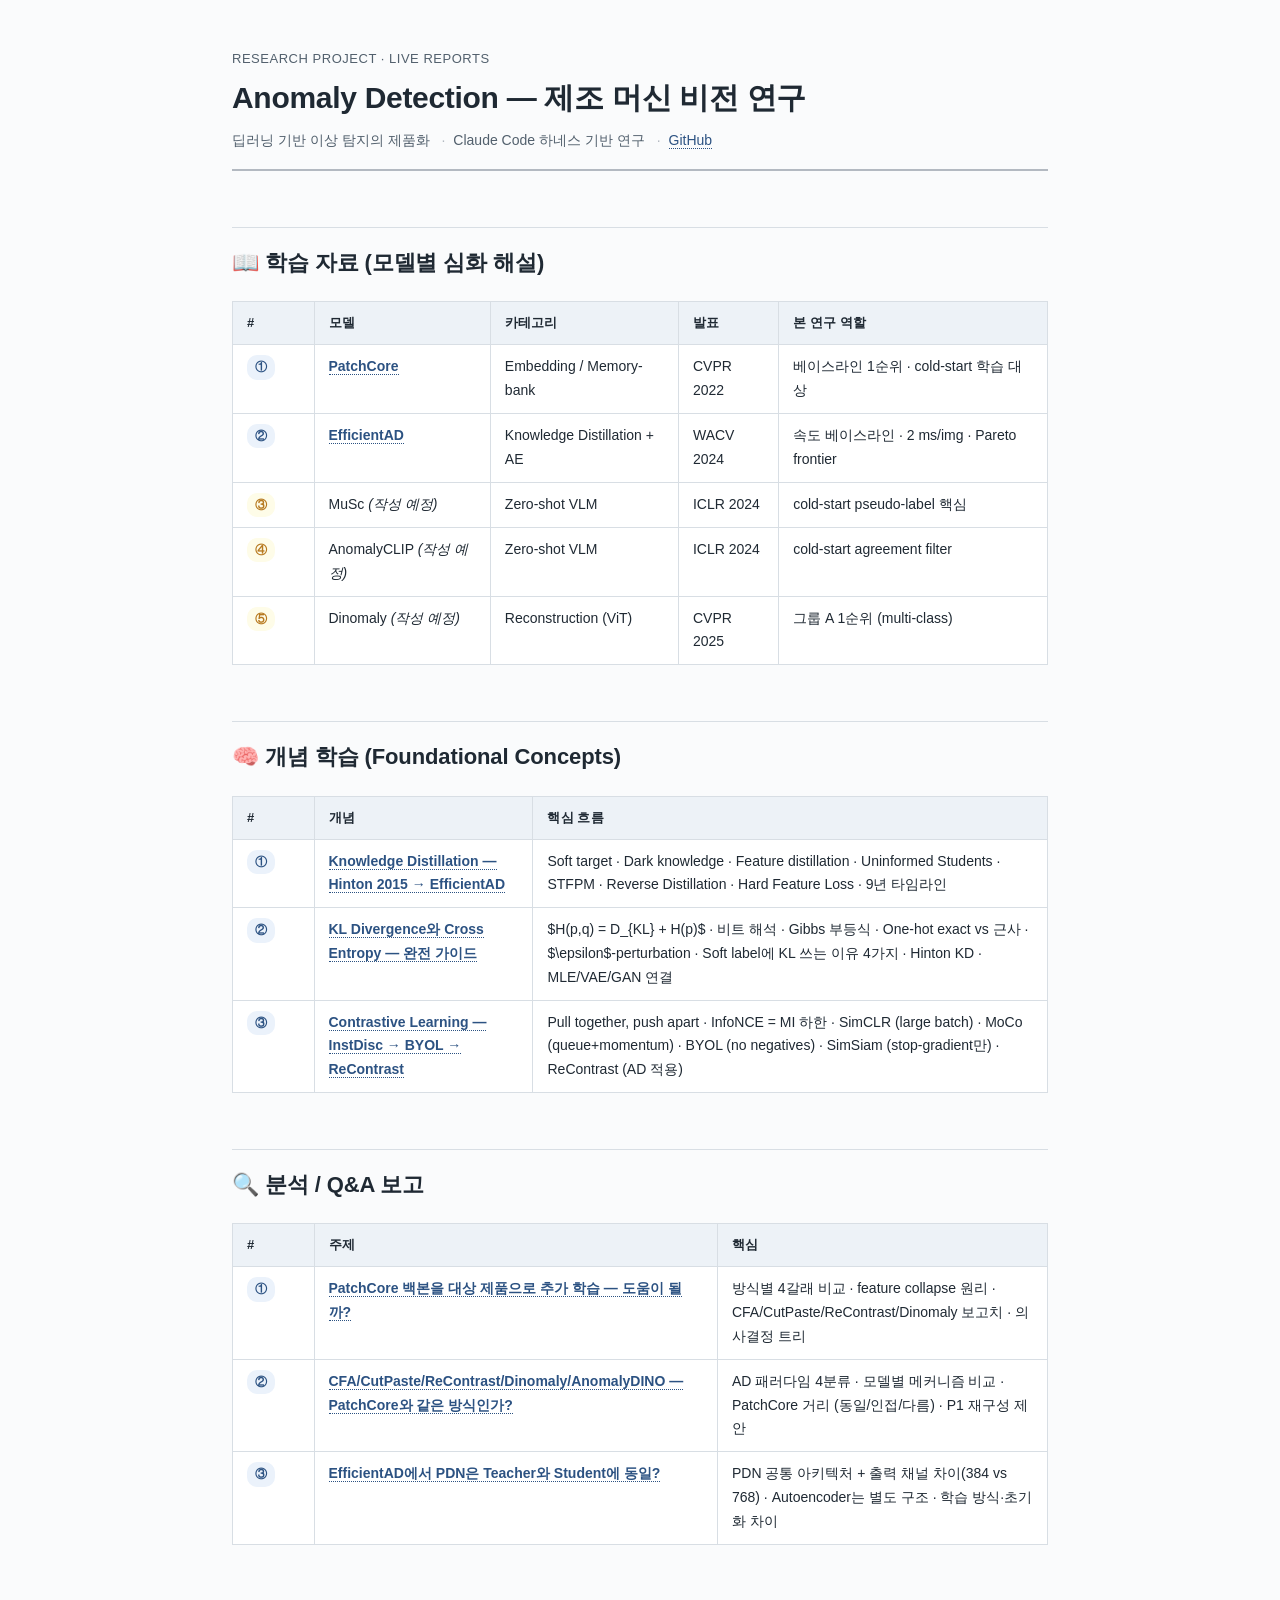
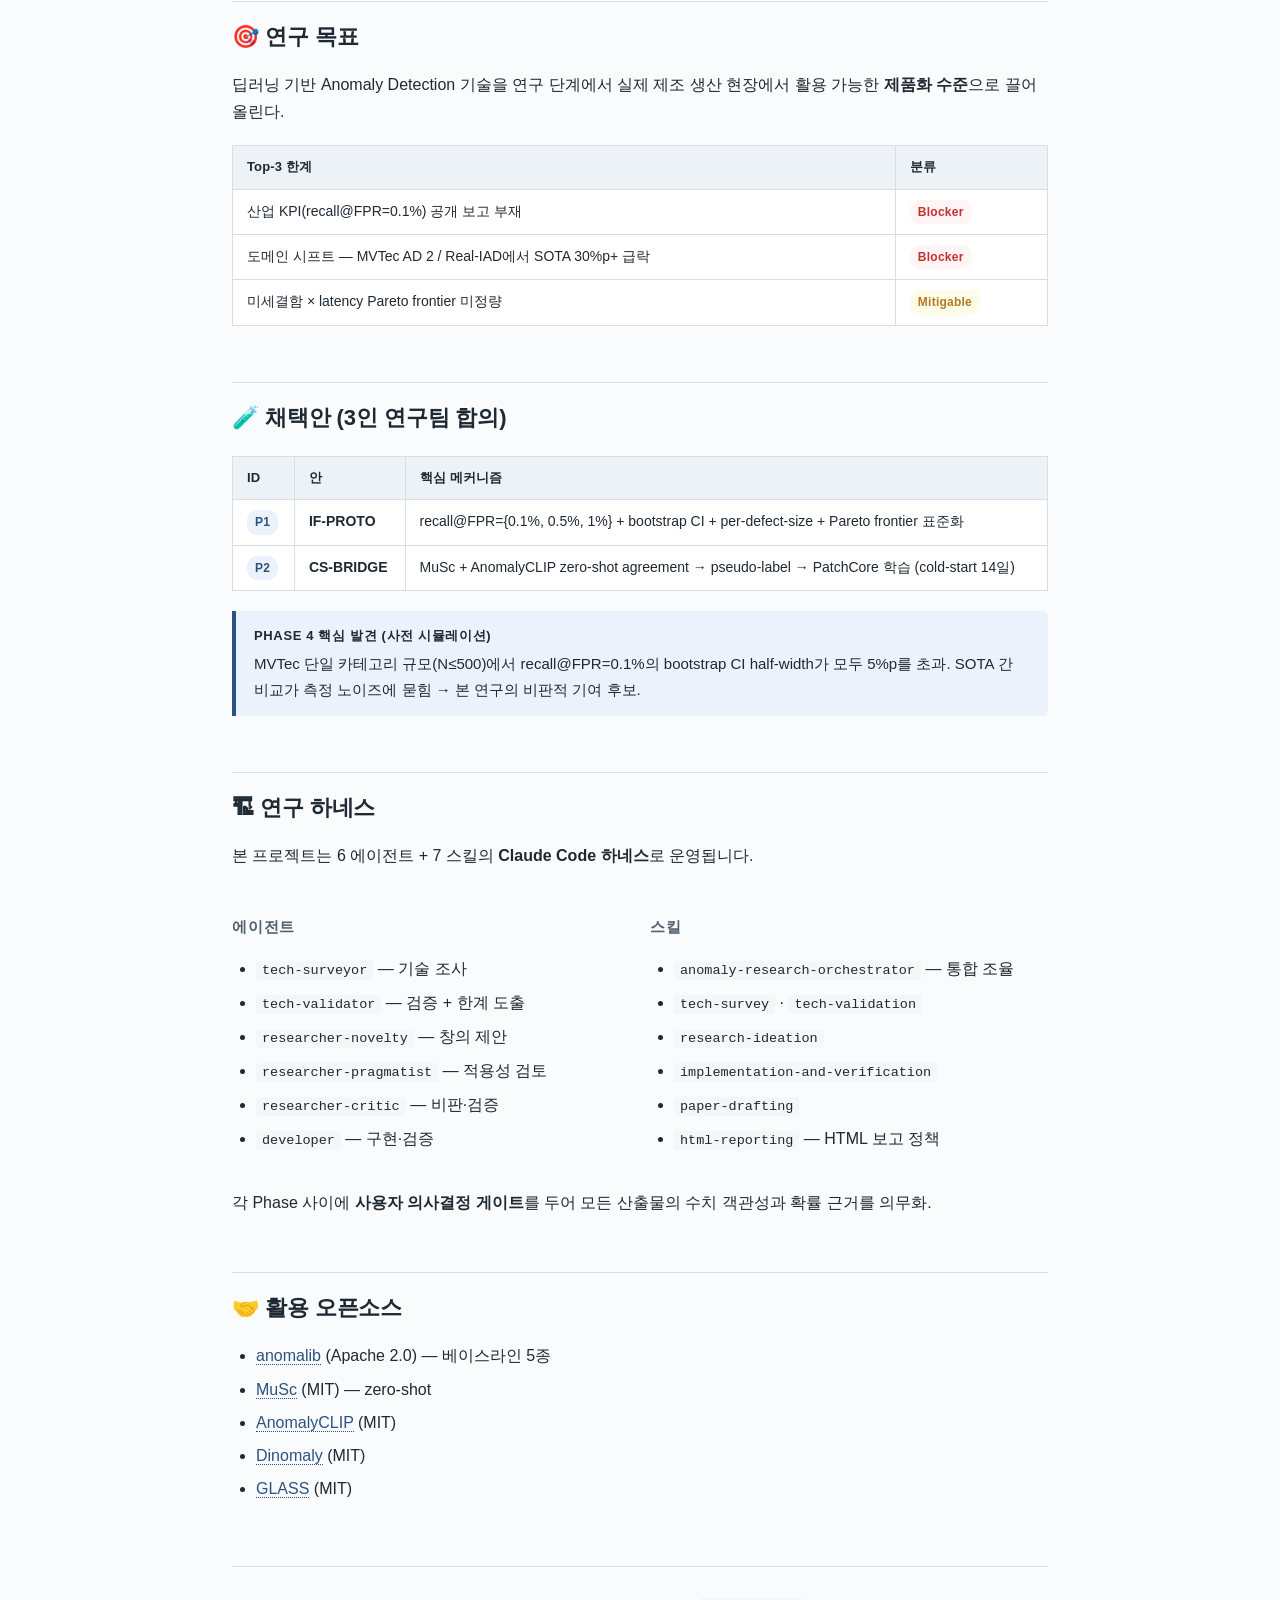
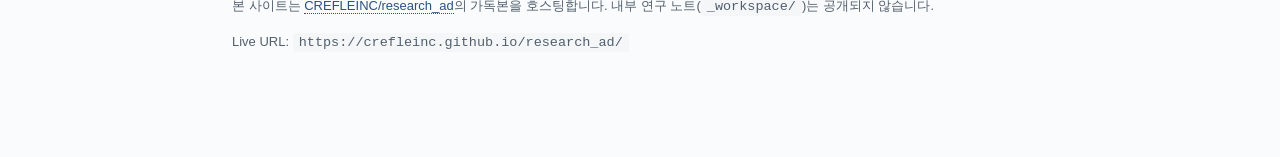
<file: index.html>
<!DOCTYPE html>
<html lang="ko">
<head>
<meta charset="UTF-8">
<title>Anomaly Detection — 제조 머신 비전 연구</title>
<link rel="stylesheet" href="reports/_assets/base.css">
</head>
<body>
<main>

<header class="doc-header">
  <div class="crumb">Research Project · Live Reports</div>
  <h1>Anomaly Detection — 제조 머신 비전 연구</h1>
  <div class="meta">
    <span>딥러닝 기반 이상 탐지의 제품화</span>
    <span>Claude Code 하네스 기반 연구</span>
    <span><a href="https://github.com/CREFLEINC/research_ad">GitHub</a></span>
  </div>
</header>

<section>
<h2>📖 학습 자료 (모델별 심화 해설)</h2>

<table>
<thead><tr><th style="width:10%">#</th><th>모델</th><th>카테고리</th><th>발표</th><th>본 연구 역할</th></tr></thead>
<tbody>
<tr>
  <td><span class="tag">①</span></td>
  <td><a href="reports/learning/01_patchcore.html"><strong>PatchCore</strong></a></td>
  <td>Embedding / Memory-bank</td>
  <td>CVPR 2022</td>
  <td>베이스라인 1순위 · cold-start 학습 대상</td>
</tr>
<tr>
  <td><span class="tag">②</span></td>
  <td><a href="reports/learning/02_efficient_ad.html"><strong>EfficientAD</strong></a></td>
  <td>Knowledge Distillation + AE</td>
  <td>WACV 2024</td>
  <td>속도 베이스라인 · 2 ms/img · Pareto frontier</td>
</tr>
<tr>
  <td><span class="tag warn">③</span></td>
  <td>MuSc <em>(작성 예정)</em></td>
  <td>Zero-shot VLM</td>
  <td>ICLR 2024</td>
  <td>cold-start pseudo-label 핵심</td>
</tr>
<tr>
  <td><span class="tag warn">④</span></td>
  <td>AnomalyCLIP <em>(작성 예정)</em></td>
  <td>Zero-shot VLM</td>
  <td>ICLR 2024</td>
  <td>cold-start agreement filter</td>
</tr>
<tr>
  <td><span class="tag warn">⑤</span></td>
  <td>Dinomaly <em>(작성 예정)</em></td>
  <td>Reconstruction (ViT)</td>
  <td>CVPR 2025</td>
  <td>그룹 A 1순위 (multi-class)</td>
</tr>
</tbody>
</table>
</section>

<section>
<h2>🧠 개념 학습 (Foundational Concepts)</h2>

<table>
<thead><tr><th style="width:10%">#</th><th>개념</th><th>핵심 흐름</th></tr></thead>
<tbody>
<tr>
  <td><span class="tag">①</span></td>
  <td><a href="reports/concepts/01_knowledge_distillation.html"><strong>Knowledge Distillation — Hinton 2015 → EfficientAD</strong></a></td>
  <td>Soft target · Dark knowledge · Feature distillation · Uninformed Students · STFPM · Reverse Distillation · Hard Feature Loss · 9년 타임라인</td>
</tr>
<tr>
  <td><span class="tag">②</span></td>
  <td><a href="reports/concepts/02_kl_and_cross_entropy.html"><strong>KL Divergence와 Cross Entropy — 완전 가이드</strong></a></td>
  <td>$H(p,q) = D_{KL} + H(p)$ · 비트 해석 · Gibbs 부등식 · One-hot exact vs 근사 · $\epsilon$-perturbation · Soft label에 KL 쓰는 이유 4가지 · Hinton KD · MLE/VAE/GAN 연결</td>
</tr>
<tr>
  <td><span class="tag">③</span></td>
  <td><a href="reports/concepts/03_contrastive_learning.html"><strong>Contrastive Learning — InstDisc → BYOL → ReContrast</strong></a></td>
  <td>Pull together, push apart · InfoNCE = MI 하한 · SimCLR (large batch) · MoCo (queue+momentum) · BYOL (no negatives) · SimSiam (stop-gradient만) · ReContrast (AD 적용)</td>
</tr>
</tbody>
</table>
</section>

<section>
<h2>🔍 분석 / Q&amp;A 보고</h2>

<table>
<thead><tr><th style="width:10%">#</th><th>주제</th><th>핵심</th></tr></thead>
<tbody>
<tr>
  <td><span class="tag">①</span></td>
  <td><a href="reports/qna/01_patchcore_backbone_adaptation.html"><strong>PatchCore 백본을 대상 제품으로 추가 학습 — 도움이 될까?</strong></a></td>
  <td>방식별 4갈래 비교 · feature collapse 원리 · CFA/CutPaste/ReContrast/Dinomaly 보고치 · 의사결정 트리</td>
</tr>
<tr>
  <td><span class="tag">②</span></td>
  <td><a href="reports/qna/02_paradigm_comparison.html"><strong>CFA/CutPaste/ReContrast/Dinomaly/AnomalyDINO — PatchCore와 같은 방식인가?</strong></a></td>
  <td>AD 패러다임 4분류 · 모델별 메커니즘 비교 · PatchCore 거리 (동일/인접/다름) · P1 재구성 제안</td>
</tr>
<tr>
  <td><span class="tag">③</span></td>
  <td><a href="reports/qna/03_efficient_ad_pdn_clarification.html"><strong>EfficientAD에서 PDN은 Teacher와 Student에 동일?</strong></a></td>
  <td>PDN 공통 아키텍처 + 출력 채널 차이(384 vs 768) · Autoencoder는 별도 구조 · 학습 방식·초기화 차이</td>
</tr>
</tbody>
</table>
</section>

<section>
<h2>🎯 연구 목표</h2>

<p>딥러닝 기반 Anomaly Detection 기술을 연구 단계에서 실제 제조 생산 현장에서 활용 가능한 <strong>제품화 수준</strong>으로 끌어올린다.</p>

<table>
<thead><tr><th>Top-3 한계</th><th>분류</th></tr></thead>
<tbody>
<tr><td>산업 KPI(recall@FPR=0.1%) 공개 보고 부재</td><td><span class="tag danger">Blocker</span></td></tr>
<tr><td>도메인 시프트 — MVTec AD 2 / Real-IAD에서 SOTA 30%p+ 급락</td><td><span class="tag danger">Blocker</span></td></tr>
<tr><td>미세결함 × latency Pareto frontier 미정량</td><td><span class="tag warn">Mitigable</span></td></tr>
</tbody>
</table>
</section>

<section>
<h2>🧪 채택안 (3인 연구팀 합의)</h2>

<table>
<thead><tr><th>ID</th><th>안</th><th>핵심 메커니즘</th></tr></thead>
<tbody>
<tr>
  <td><span class="tag">P1</span></td>
  <td><strong>IF-PROTO</strong></td>
  <td>recall@FPR={0.1%, 0.5%, 1%} + bootstrap CI + per-defect-size + Pareto frontier 표준화</td>
</tr>
<tr>
  <td><span class="tag">P2</span></td>
  <td><strong>CS-BRIDGE</strong></td>
  <td>MuSc + AnomalyCLIP zero-shot agreement → pseudo-label → PatchCore 학습 (cold-start 14일)</td>
</tr>
</tbody>
</table>

<div class="callout">
<span class="label">Phase 4 핵심 발견 (사전 시뮬레이션)</span>
MVTec 단일 카테고리 규모(N≤500)에서 recall@FPR=0.1%의 bootstrap CI half-width가 모두 5%p를 초과. SOTA 간 비교가 측정 노이즈에 묻힘 → 본 연구의 비판적 기여 후보.
</div>
</section>

<section>
<h2>🏗 연구 하네스</h2>

<p>본 프로젝트는 6 에이전트 + 7 스킬의 <strong>Claude Code 하네스</strong>로 운영됩니다.</p>

<div class="cols">
<div>
<h4>에이전트</h4>
<ul>
<li><code>tech-surveyor</code> — 기술 조사</li>
<li><code>tech-validator</code> — 검증 + 한계 도출</li>
<li><code>researcher-novelty</code> — 창의 제안</li>
<li><code>researcher-pragmatist</code> — 적용성 검토</li>
<li><code>researcher-critic</code> — 비판·검증</li>
<li><code>developer</code> — 구현·검증</li>
</ul>
</div>
<div>
<h4>스킬</h4>
<ul>
<li><code>anomaly-research-orchestrator</code> — 통합 조율</li>
<li><code>tech-survey</code> · <code>tech-validation</code></li>
<li><code>research-ideation</code></li>
<li><code>implementation-and-verification</code></li>
<li><code>paper-drafting</code></li>
<li><code>html-reporting</code> — HTML 보고 정책</li>
</ul>
</div>
</div>

<p>각 Phase 사이에 <strong>사용자 의사결정 게이트</strong>를 두어 모든 산출물의 수치 객관성과 확률 근거를 의무화.</p>
</section>

<section>
<h2>🤝 활용 오픈소스</h2>

<ul>
<li><a href="https://github.com/openvinotoolkit/anomalib">anomalib</a> (Apache 2.0) — 베이스라인 5종</li>
<li><a href="https://github.com/xrli-U/MuSc">MuSc</a> (MIT) — zero-shot</li>
<li><a href="https://github.com/zqhang/AnomalyCLIP">AnomalyCLIP</a> (MIT)</li>
<li><a href="https://github.com/guojiajeremy/Dinomaly">Dinomaly</a> (MIT)</li>
<li><a href="https://github.com/cqylunlun/GLASS">GLASS</a> (MIT)</li>
</ul>
</section>

<footer class="doc-footer">
<p>본 사이트는 <a href="https://github.com/CREFLEINC/research_ad">CREFLEINC/research_ad</a>의 가독본을 호스팅합니다. 내부 연구 노트(<code>_workspace/</code>)는 공개되지 않습니다.</p>
<p>Live URL: <code>https://crefleinc.github.io/research_ad/</code></p>
</footer>

</main>
</body>
</html>
</file>
<file: reports/_assets/base.css>
/* Anomaly Detection 연구 — 공통 HTML 리포트 스타일 */

:root {
  --fg: #1f2933;
  --fg-muted: #52606d;
  --bg: #fafbfc;
  --bg-elev: #ffffff;
  --border: #d8dee4;
  --border-strong: #b3b9c1;
  --accent: #2c5282;
  --accent-light: #ebf2fb;
  --code-bg: #f4f6f8;
  --table-header: #edf2f7;
  --warn: #b7791f;
  --warn-bg: #fefce8;
  --danger: #c53030;
  --danger-bg: #fff5f5;
  --ok: #2f855a;
  --ok-bg: #f0fff4;
  --font-sans: -apple-system, BlinkMacSystemFont, "Pretendard", "Noto Sans KR", "Apple SD Gothic Neo", sans-serif;
  --font-mono: "SF Mono", "Menlo", "JetBrains Mono", "Consolas", monospace;
}

* { box-sizing: border-box; }

html, body {
  margin: 0;
  padding: 0;
  background: var(--bg);
  color: var(--fg);
  font-family: var(--font-sans);
  font-size: 16px;
  line-height: 1.7;
  -webkit-font-smoothing: antialiased;
}

main {
  max-width: 880px;
  margin: 0 auto;
  padding: 48px 32px 96px;
}

/* Header / breadcrumb */
header.doc-header {
  border-bottom: 2px solid var(--border-strong);
  padding-bottom: 16px;
  margin-bottom: 32px;
}

header.doc-header .crumb {
  font-size: 13px;
  color: var(--fg-muted);
  letter-spacing: 0.04em;
  text-transform: uppercase;
  margin-bottom: 8px;
}

header.doc-header h1 {
  margin: 0;
  font-size: 30px;
  line-height: 1.3;
  letter-spacing: -0.01em;
}

header.doc-header .meta {
  margin-top: 12px;
  font-size: 14px;
  color: var(--fg-muted);
}

header.doc-header .meta span + span::before {
  content: "·";
  margin: 0 8px;
  color: var(--border-strong);
}

/* Section structure */
h2 {
  font-size: 22px;
  margin: 56px 0 16px;
  padding-top: 16px;
  border-top: 1px solid var(--border);
  letter-spacing: -0.005em;
}

h3 {
  font-size: 18px;
  margin: 32px 0 12px;
  color: var(--fg);
}

h4 {
  font-size: 15px;
  margin: 24px 0 8px;
  color: var(--fg-muted);
  text-transform: uppercase;
  letter-spacing: 0.05em;
}

p { margin: 12px 0; }

a { color: var(--accent); text-decoration: none; border-bottom: 1px dotted var(--accent); }
a:hover { border-bottom-style: solid; }

/* Lists */
ul, ol { padding-left: 24px; }
li { margin: 6px 0; }

/* Tables */
table {
  border-collapse: collapse;
  width: 100%;
  margin: 20px 0;
  font-size: 14px;
  background: var(--bg-elev);
}

th, td {
  border: 1px solid var(--border);
  padding: 10px 14px;
  text-align: left;
  vertical-align: top;
}

th {
  background: var(--table-header);
  font-weight: 600;
  font-size: 13px;
  letter-spacing: 0.01em;
}

td.num, th.num { text-align: right; font-variant-numeric: tabular-nums; }
td.center, th.center { text-align: center; }

/* Code */
code {
  font-family: var(--font-mono);
  font-size: 13.5px;
  background: var(--code-bg);
  padding: 2px 6px;
  border-radius: 3px;
}

pre {
  background: var(--code-bg);
  border: 1px solid var(--border);
  border-radius: 6px;
  padding: 16px 20px;
  overflow-x: auto;
  font-family: var(--font-mono);
  font-size: 13px;
  line-height: 1.55;
  margin: 16px 0;
}

pre code {
  background: none;
  padding: 0;
  font-size: 13px;
}

/* Callout boxes */
.callout {
  border-left: 4px solid var(--accent);
  background: var(--accent-light);
  padding: 14px 18px;
  margin: 20px 0;
  border-radius: 0 6px 6px 0;
  font-size: 15px;
}

.callout.warn {
  border-left-color: var(--warn);
  background: var(--warn-bg);
}

.callout.danger {
  border-left-color: var(--danger);
  background: var(--danger-bg);
}

.callout.ok {
  border-left-color: var(--ok);
  background: var(--ok-bg);
}

.callout .label {
  font-weight: 700;
  font-size: 13px;
  letter-spacing: 0.05em;
  text-transform: uppercase;
  margin-bottom: 4px;
  display: block;
}

/* Inline tags */
.tag {
  display: inline-block;
  padding: 2px 8px;
  border-radius: 10px;
  font-size: 12px;
  font-weight: 600;
  letter-spacing: 0.02em;
  background: var(--accent-light);
  color: var(--accent);
}

.tag.warn { background: var(--warn-bg); color: var(--warn); }
.tag.danger { background: var(--danger-bg); color: var(--danger); }
.tag.ok { background: var(--ok-bg); color: var(--ok); }

/* Math via KaTeX (loaded from CDN in each doc) */
.katex { font-size: 1.05em; }

/* Step list — for algorithmic walkthroughs */
.steps {
  list-style: none;
  padding: 0;
  counter-reset: step;
}

.steps > li {
  counter-increment: step;
  position: relative;
  padding-left: 56px;
  margin: 24px 0;
}

.steps > li::before {
  content: "Step " counter(step);
  position: absolute;
  left: 0;
  top: 0;
  font-size: 12px;
  font-weight: 700;
  color: var(--accent);
  letter-spacing: 0.05em;
  text-transform: uppercase;
}

/* Two-column layouts */
.cols {
  display: grid;
  grid-template-columns: 1fr 1fr;
  gap: 20px;
  margin: 20px 0;
}

@media (max-width: 720px) {
  .cols { grid-template-columns: 1fr; }
  main { padding: 24px 16px 64px; }
  header.doc-header h1 { font-size: 24px; }
}

/* Footer */
footer.doc-footer {
  margin-top: 64px;
  padding-top: 16px;
  border-top: 1px solid var(--border);
  font-size: 13px;
  color: var(--fg-muted);
}

/* Diagrams (ASCII / simple) */
pre.diagram {
  background: #fff;
  border: 1px dashed var(--border-strong);
  font-size: 12.5px;
  line-height: 1.4;
  color: var(--fg);
}
</file>
